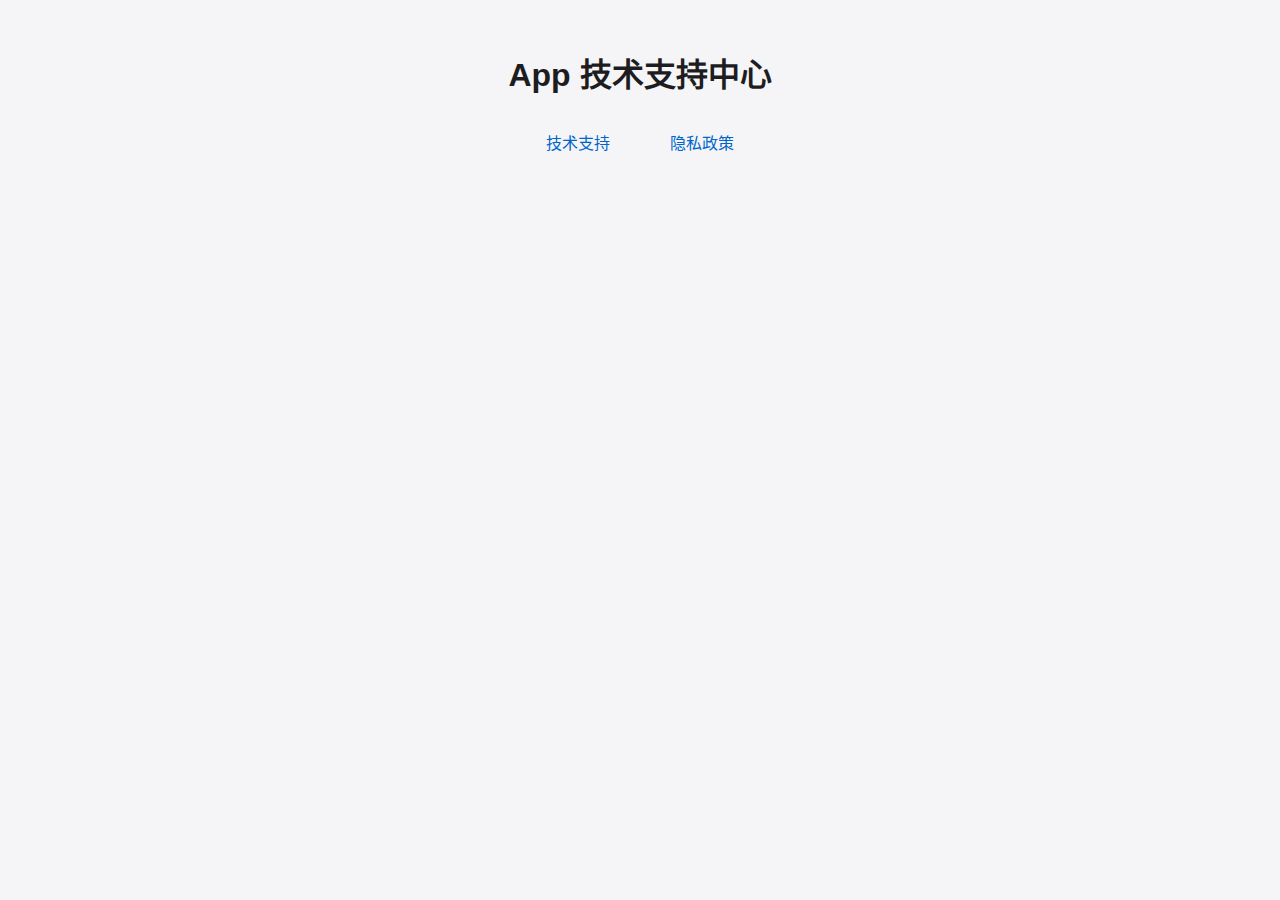
<file: index.html>
<!DOCTYPE html>
<html lang="zh-CN">
<head>
    <meta charset="UTF-8">
    <meta name="viewport" content="width=device-width, initial-scale=1.0">
    <title>App 技术支持与隐私政策</title>
    <link rel="stylesheet" href="style.css">
</head>
<body>
    <div class="container">
        <h1>App 技术支持中心</h1>
        <nav>
            <ul>
                <li><a href="support.html">技术支持</a></li>
                <li><a href="privacy.html">隐私政策</a></li>
            </ul>
        </nav>
    </div>
</body>
</html>
</file>
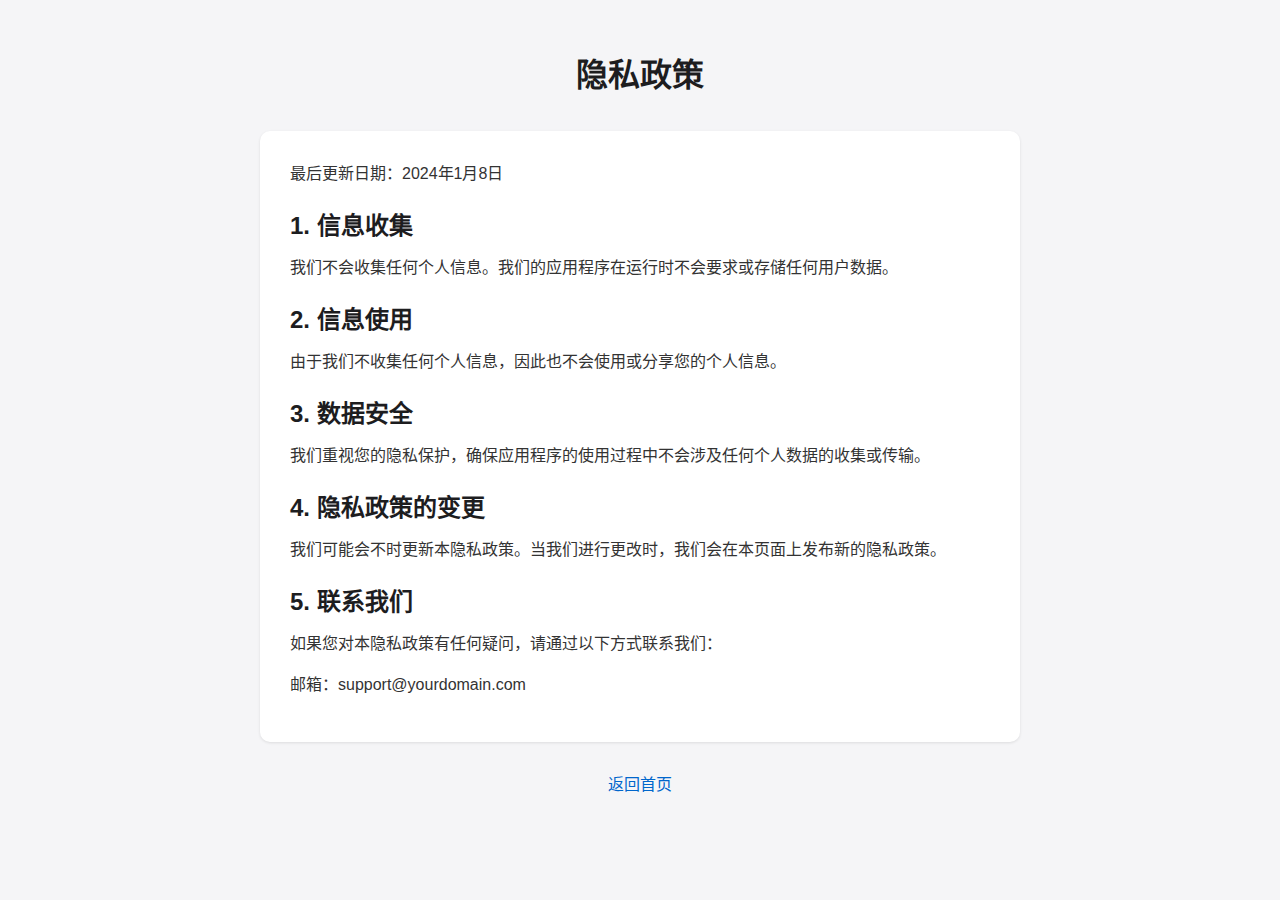
<file: privacy.html>
<!DOCTYPE html>
<html lang="zh-CN">
<head>
    <meta charset="UTF-8">
    <meta name="viewport" content="width=device-width, initial-scale=1.0">
    <title>隐私政策</title>
    <link rel="stylesheet" href="style.css">
</head>
<body>
    <div class="container">
        <h1>隐私政策</h1>
        <div class="content">
            <p>最后更新日期：2024年1月8日</p>
            
            <h2>1. 信息收集</h2>
            <p>我们不会收集任何个人信息。我们的应用程序在运行时不会要求或存储任何用户数据。</p>

            <h2>2. 信息使用</h2>
            <p>由于我们不收集任何个人信息，因此也不会使用或分享您的个人信息。</p>

            <h2>3. 数据安全</h2>
            <p>我们重视您的隐私保护，确保应用程序的使用过程中不会涉及任何个人数据的收集或传输。</p>

            <h2>4. 隐私政策的变更</h2>
            <p>我们可能会不时更新本隐私政策。当我们进行更改时，我们会在本页面上发布新的隐私政策。</p>

            <h2>5. 联系我们</h2>
            <p>如果您对本隐私政策有任何疑问，请通过以下方式联系我们：</p>
            <p>邮箱：support@yourdomain.com</p>
        </div>
        <footer>
            <a href="index.html">返回首页</a>
        </footer>
    </div>
</body>
</html>
</file>
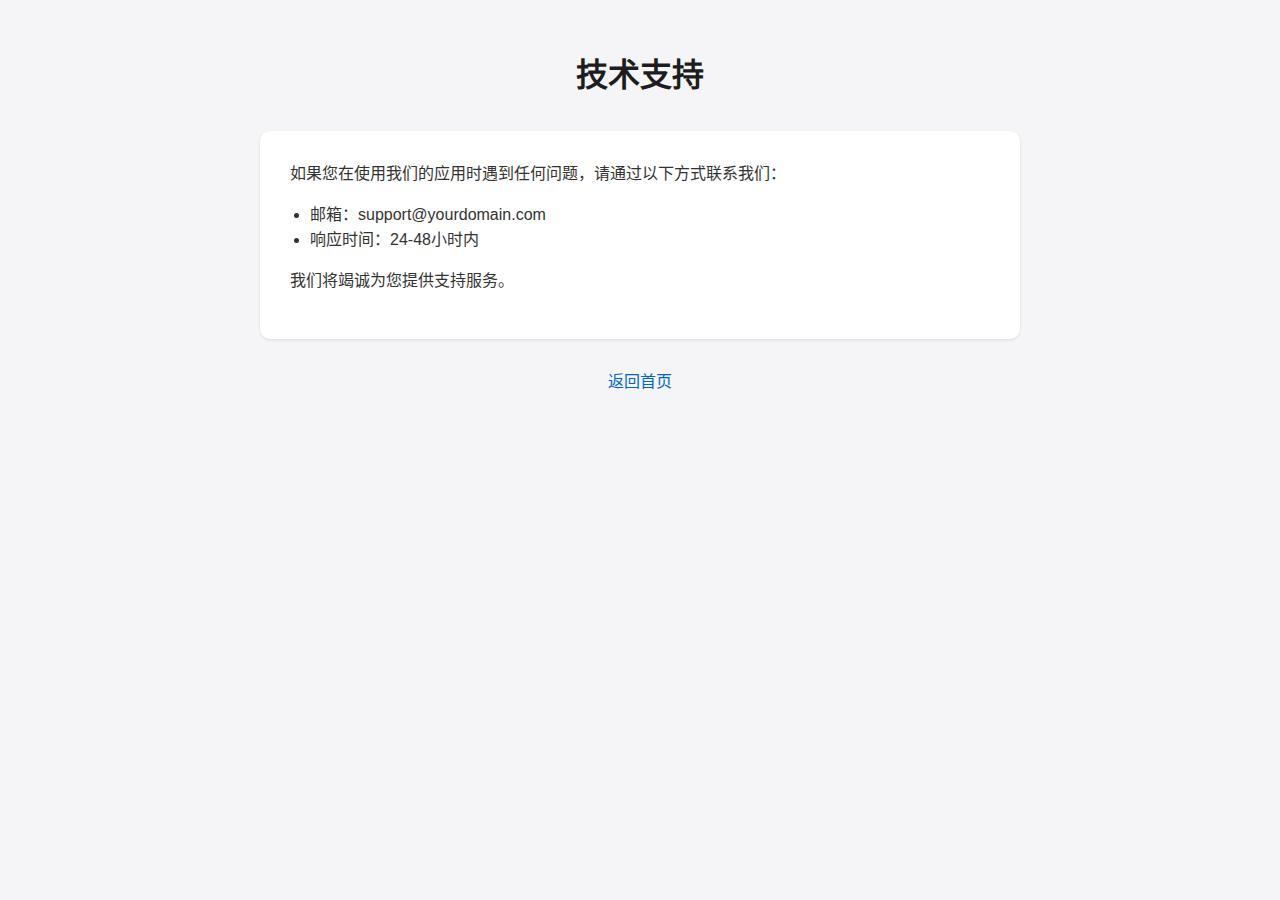
<file: support.html>
<!DOCTYPE html>
<html lang="zh-CN">
<head>
    <meta charset="UTF-8">
    <meta name="viewport" content="width=device-width, initial-scale=1.0">
    <title>技术支持</title>
    <link rel="stylesheet" href="style.css">
</head>
<body>
    <div class="container">
        <h1>技术支持</h1>
        <div class="content">
            <p>如果您在使用我们的应用时遇到任何问题，请通过以下方式联系我们：</p>
            <ul>
                <li>邮箱：support@yourdomain.com</li>
                <li>响应时间：24-48小时内</li>
            </ul>
            <p>我们将竭诚为您提供支持服务。</p>
        </div>
        <footer>
            <a href="index.html">返回首页</a>
        </footer>
    </div>
</body>
</html>
</file>
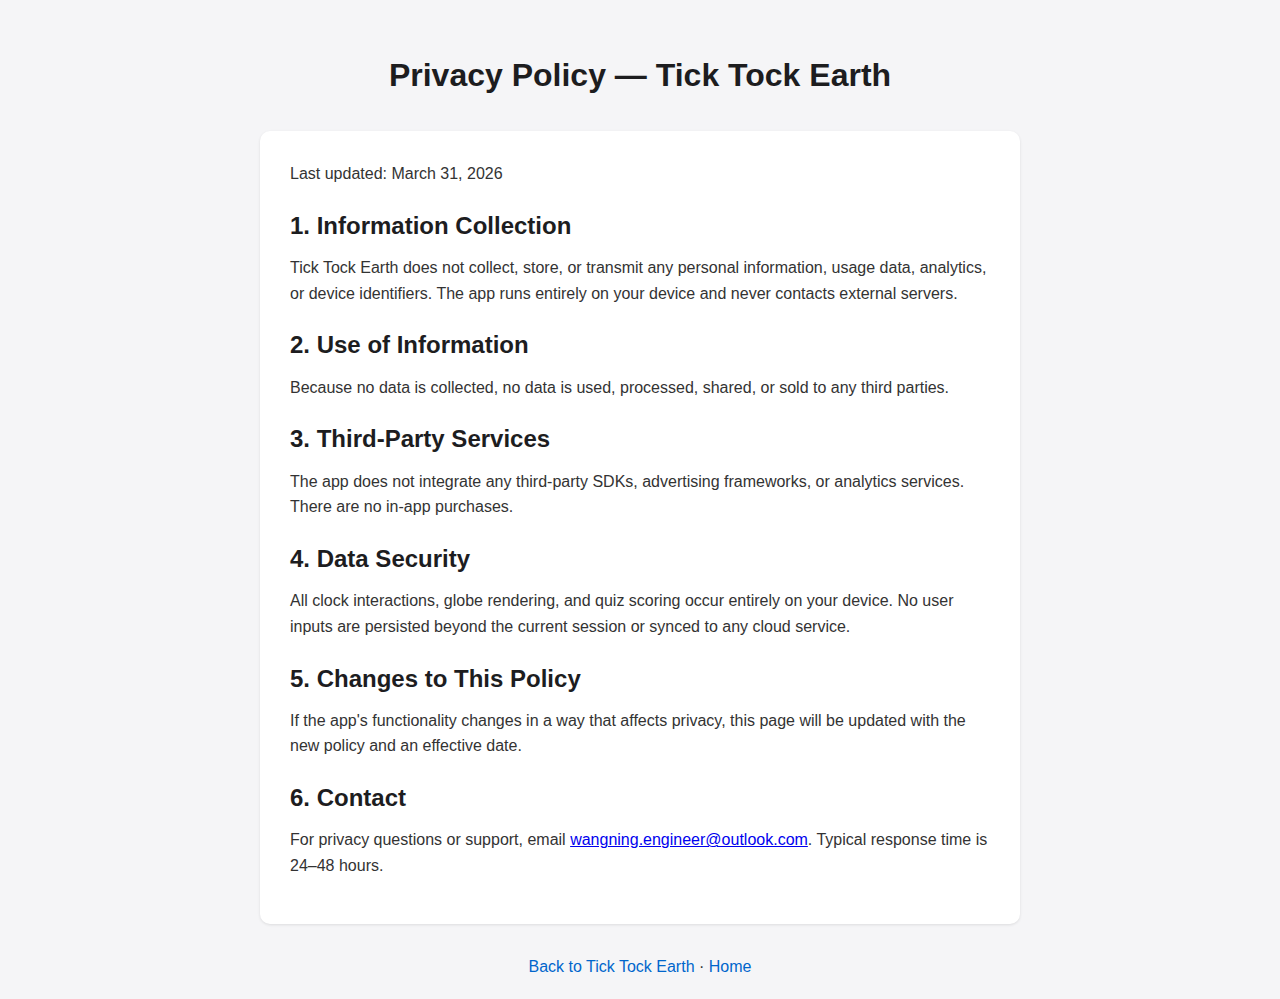
<file: tick-tock-earth-privacy.html>
<!DOCTYPE html>
<html lang="en">
<head>
    <meta charset="UTF-8">
    <meta name="viewport" content="width=device-width, initial-scale=1.0">
    <title>Privacy Policy — Tick Tock Earth</title>
    <meta name="description" content="Privacy policy for Tick Tock Earth iOS app." />
    <link rel="canonical" href="https://30329277.github.io/tick-tock-earth-privacy.html" />
    <link rel="stylesheet" href="style.css">
</head>
<body>
    <div class="container">
        <h1>Privacy Policy — Tick Tock Earth</h1>
        <div class="content">
            <p>Last updated: March 31, 2026</p>

            <h2>1. Information Collection</h2>
            <p>Tick Tock Earth does not collect, store, or transmit any personal information, usage data, analytics, or device identifiers. The app runs entirely on your device and never contacts external servers.</p>

            <h2>2. Use of Information</h2>
            <p>Because no data is collected, no data is used, processed, shared, or sold to any third parties.</p>

            <h2>3. Third-Party Services</h2>
            <p>The app does not integrate any third-party SDKs, advertising frameworks, or analytics services. There are no in-app purchases.</p>

            <h2>4. Data Security</h2>
            <p>All clock interactions, globe rendering, and quiz scoring occur entirely on your device. No user inputs are persisted beyond the current session or synced to any cloud service.</p>

            <h2>5. Changes to This Policy</h2>
            <p>If the app's functionality changes in a way that affects privacy, this page will be updated with the new policy and an effective date.</p>

            <h2>6. Contact</h2>
            <p>For privacy questions or support, email <a href="mailto:wangning.engineer@outlook.com">wangning.engineer@outlook.com</a>. Typical response time is 24–48 hours.</p>
        </div>
        <footer>
            <a href="tick-tock-earth-support.html">Back to Tick Tock Earth</a> ·
            <a href="index.html">Home</a>
        </footer>
    </div>
</body>
</html>
</file>
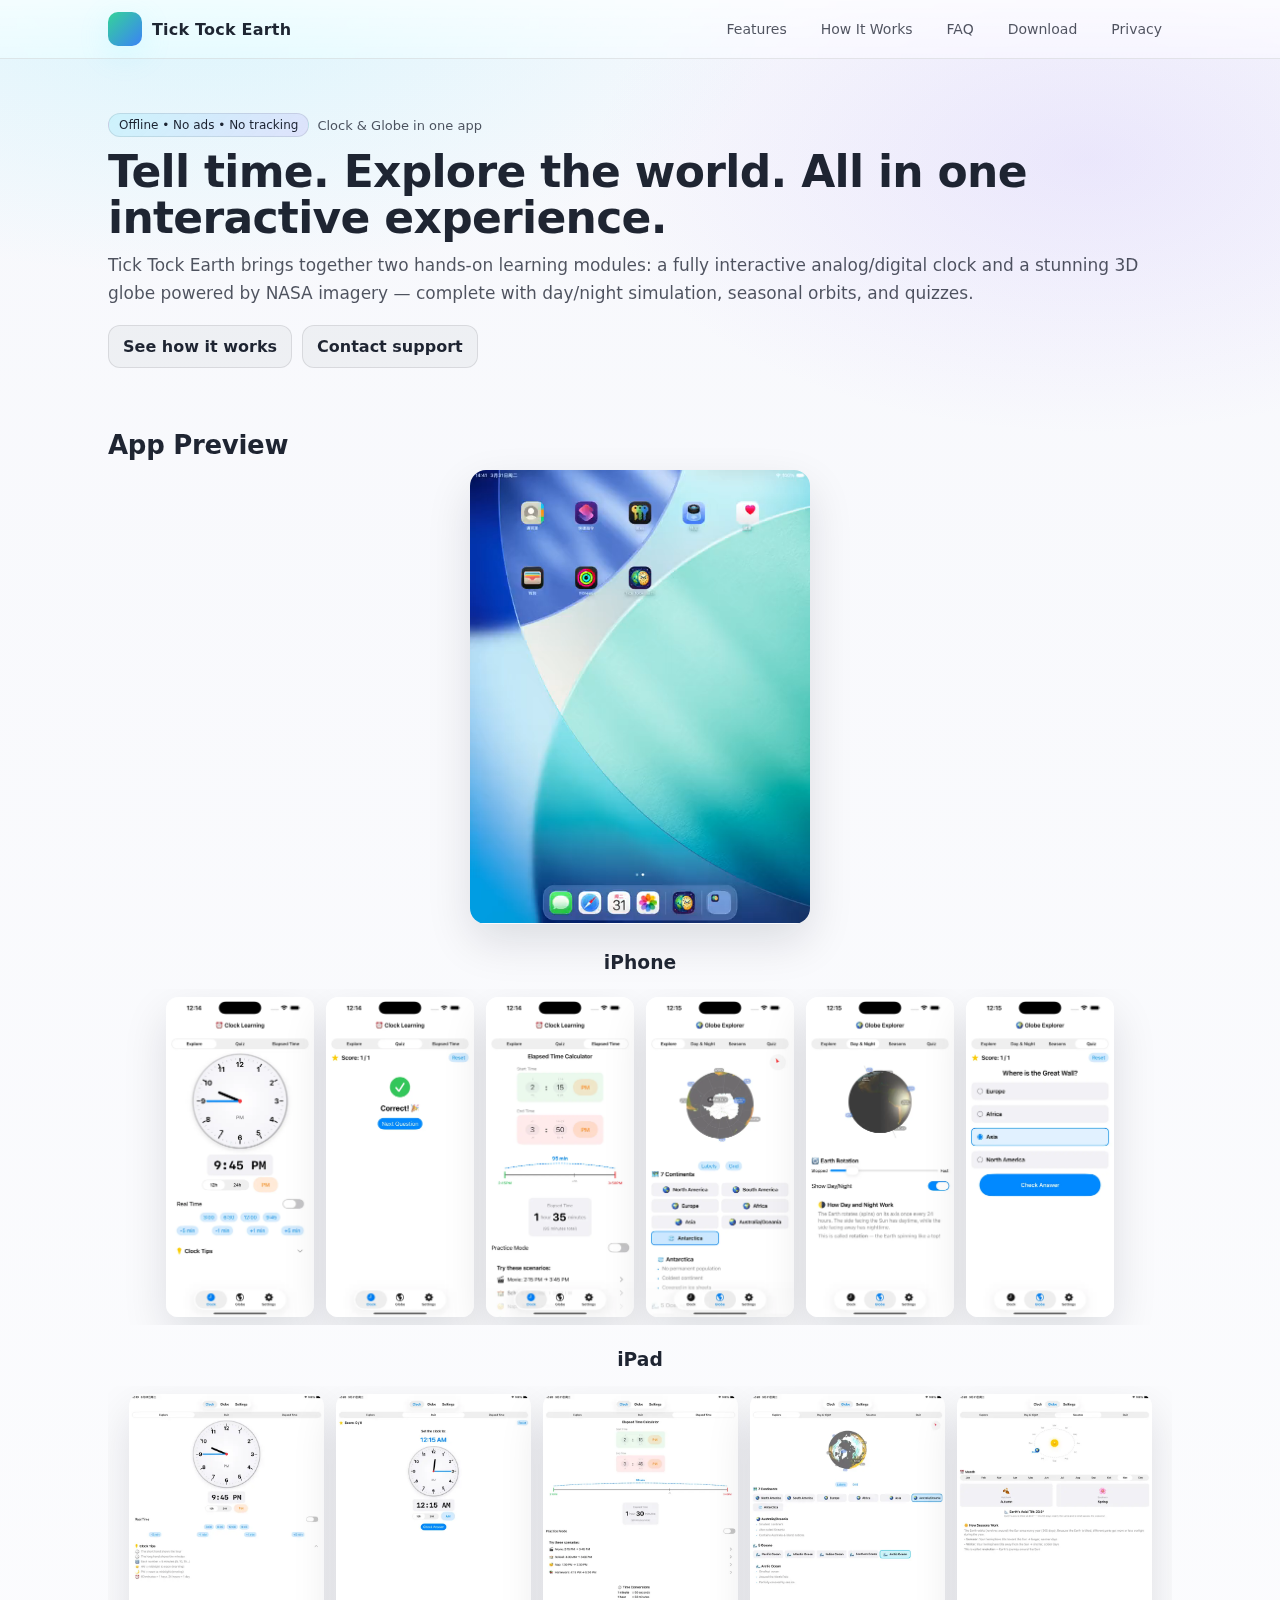
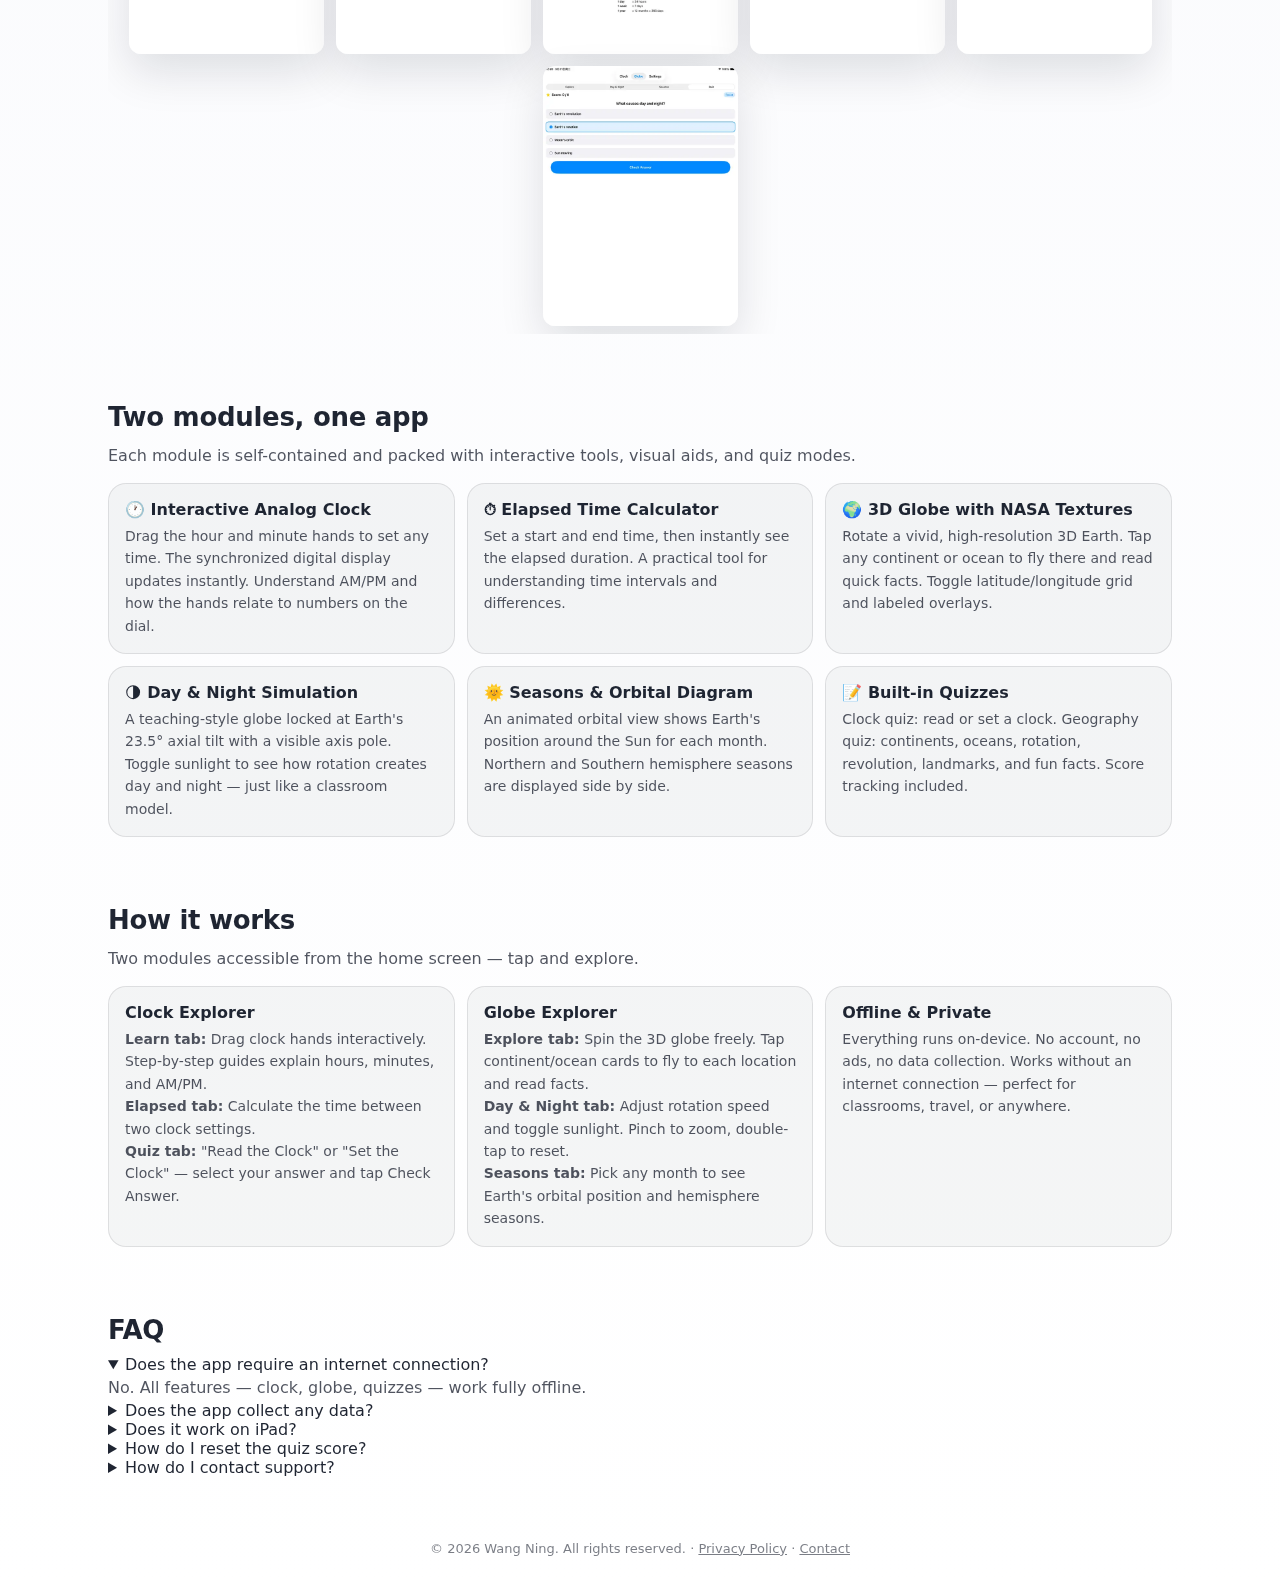
<file: tick-tock-earth-support.html>
<!doctype html>
<html lang="en">
    <head>
        <meta charset="utf-8" />
        <meta name="viewport" content="width=device-width, initial-scale=1" />

        <title>Tick Tock Earth — Interactive Clock &amp; 3D Globe Explorer (iOS)</title>
        <meta
            name="description"
            content="Tick Tock Earth combines interactive clock reading with a 3D globe explorer — featuring day/night cycles, seasons, and quizzes. Built for iPhone and iPad."
        />
        <link rel="canonical" href="https://30329277.github.io/tick-tock-earth-support.html" />

        <meta name="theme-color" content="#0b1221" />
        <link rel="apple-touch-icon" href="tte-apple-touch-icon.png" />
        <link rel="icon" href="tte-favicon-120.png" type="image/png" sizes="120x120" />
        <link rel="icon" href="tte-favicon-58.png" type="image/png" sizes="58x58" />
        <link rel="icon" href="tte-favicon-40.png" type="image/png" sizes="40x40" />

        <meta property="og:type" content="website" />
        <meta property="og:title" content="Tick Tock Earth" />
        <meta
            property="og:description"
            content="Interactive clock reading and 3D globe exploration — day/night, seasons, geography quizzes. Built for iPhone and iPad."
        />
        <meta property="og:url" content="https://30329277.github.io/tick-tock-earth-support.html" />
        <meta name="twitter:card" content="summary_large_image" />

        <link rel="stylesheet" href="landing.css" />

        <script type="application/ld+json">
            {
                "@context": "https://schema.org",
                "@type": "SoftwareApplication",
                "name": "Tick Tock Earth",
                "operatingSystem": "iOS",
                "applicationCategory": "EducationApplication",
                "url": "https://30329277.github.io/tick-tock-earth-support.html",
                "offers": {
                    "@type": "Offer",
                    "price": "0",
                    "priceCurrency": "USD"
                }
            }
        </script>
    </head>

    <body>
        <a class="skip" href="#main">Skip to content</a>

        <header class="topbar">
            <div class="container">
                <div class="row">
                    <a class="brand" href="tick-tock-earth-support.html" aria-label="Tick Tock Earth">
                        <span class="logo" aria-hidden="true" style="background:linear-gradient(135deg, #34d399, #3b82f6)"></span>
                        <b>Tick Tock Earth</b>
                    </a>
                    <nav class="nav" aria-label="Primary">
                        <a href="#features">Features</a>
                        <a href="#how-it-works">How It Works</a>
                        <a href="#faq">FAQ</a>
                        <a href="#download">Download</a>
                        <a href="tick-tock-earth-privacy.html">Privacy</a>
                    </nav>
                </div>
            </div>
        </header>

        <main id="main" class="container">
            <section class="hero">
                <div class="heroGrid" style="grid-template-columns:1fr">
                    <div>
                        <div class="kicker">
                            <span class="badge">Offline • No ads • No tracking</span>
                            <span>Clock &amp; Globe in one app</span>
                        </div>
                        <h1>Tell time. Explore the world. All in one interactive experience.</h1>
                        <p class="lead">
                            Tick Tock Earth brings together two hands-on learning modules: a fully interactive analog/digital clock and a
                            stunning 3D globe powered by NASA imagery — complete with day/night simulation, seasonal orbits, and quizzes.
                        </p>
                        <div class="ctaRow" id="download">
                            <a class="btn btnGhost" href="#how-it-works">See how it works</a>
                            <a class="btn btnGhost" href="mailto:wangning.engineer@outlook.com">Contact support</a>
                        </div>
                    </div>
                </div>
            </section>

            <section class="section">
                <h2>App Preview</h2>
                <div style="text-align:center; margin-bottom:24px">
                    <video autoplay muted loop playsinline style="max-width:340px; width:100%; border-radius:16px; box-shadow:var(--shadow)">
                        <source src="assets/tte/demo.mp4" type="video/mp4">
                    </video>
                </div>

                <h3 style="text-align:center; margin-bottom:16px">iPhone</h3>
                <div style="display:flex; gap:12px; overflow-x:auto; padding:8px 0; justify-content:center; flex-wrap:wrap">
                    <img src="assets/tte/iphone-1.webp" alt="Clock Explorer" loading="lazy" style="height:320px; border-radius:12px; box-shadow:var(--shadow)" />
                    <img src="assets/tte/iphone-2.webp" alt="Clock Quiz" loading="lazy" style="height:320px; border-radius:12px; box-shadow:var(--shadow)" />
                    <img src="assets/tte/iphone-3.webp" alt="Globe Explore" loading="lazy" style="height:320px; border-radius:12px; box-shadow:var(--shadow)" />
                    <img src="assets/tte/iphone-4.webp" alt="Globe Day Night" loading="lazy" style="height:320px; border-radius:12px; box-shadow:var(--shadow)" />
                    <img src="assets/tte/iphone-5.webp" alt="Globe Seasons" loading="lazy" style="height:320px; border-radius:12px; box-shadow:var(--shadow)" />
                    <img src="assets/tte/iphone-6.webp" alt="Globe Quiz" loading="lazy" style="height:320px; border-radius:12px; box-shadow:var(--shadow)" />
                </div>

                <h3 style="text-align:center; margin:24px 0 16px">iPad</h3>
                <div style="display:flex; gap:12px; overflow-x:auto; padding:8px 0; justify-content:center; flex-wrap:wrap">
                    <img src="assets/tte/ipad-1.webp" alt="Clock Explorer iPad" loading="lazy" style="height:260px; border-radius:12px; box-shadow:var(--shadow)" />
                    <img src="assets/tte/ipad-2.webp" alt="Clock Quiz iPad" loading="lazy" style="height:260px; border-radius:12px; box-shadow:var(--shadow)" />
                    <img src="assets/tte/ipad-3.webp" alt="Globe Explore iPad" loading="lazy" style="height:260px; border-radius:12px; box-shadow:var(--shadow)" />
                    <img src="assets/tte/ipad-4.webp" alt="Globe Day Night iPad" loading="lazy" style="height:260px; border-radius:12px; box-shadow:var(--shadow)" />
                    <img src="assets/tte/ipad-5.webp" alt="Globe Seasons iPad" loading="lazy" style="height:260px; border-radius:12px; box-shadow:var(--shadow)" />
                    <img src="assets/tte/ipad-6.webp" alt="Globe Quiz iPad" loading="lazy" style="height:260px; border-radius:12px; box-shadow:var(--shadow)" />
                </div>
            </section>

            <section id="features" class="section">
                <h2>Two modules, one app</h2>
                <p>
                    Each module is self-contained and packed with interactive tools, visual aids, and quiz modes.
                </p>

                <div class="grid3" role="list">
                    <div class="card" role="listitem">
                        <h3>🕐 Interactive Analog Clock</h3>
                        <p>
                            Drag the hour and minute hands to set any time. The synchronized digital display updates instantly.
                            Understand AM/PM and how the hands relate to numbers on the dial.
                        </p>
                    </div>
                    <div class="card" role="listitem">
                        <h3>⏱ Elapsed Time Calculator</h3>
                        <p>
                            Set a start and end time, then instantly see the elapsed duration. A practical tool for understanding
                            time intervals and differences.
                        </p>
                    </div>
                    <div class="card" role="listitem">
                        <h3>🌍 3D Globe with NASA Textures</h3>
                        <p>
                            Rotate a vivid, high-resolution 3D Earth. Tap any continent or ocean to fly there and read quick facts.
                            Toggle latitude/longitude grid and labeled overlays.
                        </p>
                    </div>
                    <div class="card" role="listitem">
                        <h3>🌗 Day &amp; Night Simulation</h3>
                        <p>
                            A teaching-style globe locked at Earth's 23.5° axial tilt with a visible axis pole. Toggle sunlight
                            to see how rotation creates day and night — just like a classroom model.
                        </p>
                    </div>
                    <div class="card" role="listitem">
                        <h3>🌞 Seasons &amp; Orbital Diagram</h3>
                        <p>
                            An animated orbital view shows Earth's position around the Sun for each month. Northern and Southern
                            hemisphere seasons are displayed side by side.
                        </p>
                    </div>
                    <div class="card" role="listitem">
                        <h3>📝 Built-in Quizzes</h3>
                        <p>
                            Clock quiz: read or set a clock. Geography quiz: continents, oceans, rotation, revolution, landmarks,
                            and fun facts. Score tracking included.
                        </p>
                    </div>
                </div>
            </section>

            <section id="how-it-works" class="section">
                <h2>How it works</h2>
                <p>Two modules accessible from the home screen — tap and explore.</p>

                <div class="grid3" role="list">
                    <div class="card" role="listitem">
                        <h3>Clock Explorer</h3>
                        <p>
                            <b>Learn tab:</b> Drag clock hands interactively. Step-by-step guides explain hours, minutes, and AM/PM.<br />
                            <b>Elapsed tab:</b> Calculate the time between two clock settings.<br />
                            <b>Quiz tab:</b> "Read the Clock" or "Set the Clock" — select your answer and tap Check Answer.
                        </p>
                    </div>
                    <div class="card" role="listitem">
                        <h3>Globe Explorer</h3>
                        <p>
                            <b>Explore tab:</b> Spin the 3D globe freely. Tap continent/ocean cards to fly to each location and read facts.<br />
                            <b>Day &amp; Night tab:</b> Adjust rotation speed and toggle sunlight. Pinch to zoom, double-tap to reset.<br />
                            <b>Seasons tab:</b> Pick any month to see Earth's orbital position and hemisphere seasons.
                        </p>
                    </div>
                    <div class="card" role="listitem">
                        <h3>Offline &amp; Private</h3>
                        <p>
                            Everything runs on-device. No account, no ads, no data collection.
                            Works without an internet connection — perfect for classrooms,
                            travel, or anywhere.
                        </p>
                    </div>
                </div>
            </section>

            <section id="faq" class="section">
                <h2>FAQ</h2>

                <details class="faqItem" open>
                    <summary>Does the app require an internet connection?</summary>
                    <p>No. All features — clock, globe, quizzes — work fully offline.</p>
                </details>

                <details class="faqItem">
                    <summary>Does the app collect any data?</summary>
                    <p>No. Zero data collection. See our <a href="tick-tock-earth-privacy.html">Privacy Policy</a>.</p>
                </details>

                <details class="faqItem">
                    <summary>Does it work on iPad?</summary>
                    <p>Yes. Tick Tock Earth is a universal app optimized for both iPhone and iPad.</p>
                </details>

                <details class="faqItem">
                    <summary>How do I reset the quiz score?</summary>
                    <p>Tap the "Reset" button next to the score display at the top of any quiz tab.</p>
                </details>

                <details class="faqItem">
                    <summary>How do I contact support?</summary>
                    <p>Email <a href="mailto:wangning.engineer@outlook.com">wangning.engineer@outlook.com</a>. Typical response time is 24–48 hours.</p>
                </details>
            </section>
        </main>

        <footer style="text-align:center; padding:30px 0; color:var(--muted2); font-size:13px">
            © 2026 Wang Ning. All rights reserved. ·
            <a href="tick-tock-earth-privacy.html">Privacy Policy</a> ·
            <a href="mailto:wangning.engineer@outlook.com">Contact</a>
        </footer>
    </body>
</html>
</file>
<file: style.css>
* {
    margin: 0;
    padding: 0;
    box-sizing: border-box;
}

body {
    font-family: -apple-system, BlinkMacSystemFont, "Segoe UI", Roboto, Helvetica, Arial, sans-serif;
    line-height: 1.6;
    color: #333;
    background-color: #f5f5f7;
}

.container {
    max-width: 800px;
    margin: 0 auto;
    padding: 20px;
}

h1 {
    text-align: center;
    margin: 30px 0;
    color: #1d1d1f;
}

h2 {
    margin: 20px 0 10px;
    color: #1d1d1f;
}

nav ul {
    list-style: none;
    display: flex;
    justify-content: center;
    gap: 20px;
    margin: 20px 0;
}

nav a {
    text-decoration: none;
    color: #0066cc;
    padding: 10px 20px;
    border-radius: 5px;
    transition: background-color 0.3s;
}

nav a:hover {
    background-color: #e8e8ed;
}

.content {
    background: white;
    padding: 30px;
    border-radius: 10px;
    box-shadow: 0 1px 3px rgba(0,0,0,0.1);
}

.content p, .content ul {
    margin-bottom: 15px;
}

.content ul {
    padding-left: 20px;
}

footer {
    text-align: center;
    margin-top: 30px;
}

footer a {
    color: #0066cc;
    text-decoration: none;
}

footer a:hover {
    text-decoration: underline;
}
</file>
<file: landing.css>
:root{
  --bg0:#070a12;
  --bg1:#0b1221;
  --card:rgba(255,255,255,.06);
  --card2:rgba(255,255,255,.08);
  --border:rgba(255,255,255,.12);
  --text:rgba(255,255,255,.92);
  --muted:rgba(255,255,255,.70);
  --muted2:rgba(255,255,255,.55);
  --shadow:0 20px 60px rgba(0,0,0,.40);
  --brand:#6ee7ff;
  --brand2:#a78bfa;
  --ok:#34d399;
  --warn:#fbbf24;
  --maxw:1100px;
  --r:18px;
}

@media (prefers-color-scheme: light){
  :root{
    --bg0:#f7f8fc;
    --bg1:#ffffff;
    --card:rgba(12,18,33,.04);
    --card2:rgba(12,18,33,.06);
    --border:rgba(12,18,33,.10);
    --text:rgba(12,18,33,.92);
    --muted:rgba(12,18,33,.72);
    --muted2:rgba(12,18,33,.55);
    --shadow:0 18px 45px rgba(10,18,30,.12);
    --brand:#0066ff;
    --brand2:#7c3aed;
  }
}

*{box-sizing:border-box}
html{scroll-behavior:smooth}
body{
  margin:0;
  font-family: ui-sans-serif, system-ui, -apple-system, Segoe UI, Roboto, Helvetica, Arial, "Apple Color Emoji", "Segoe UI Emoji";
  color:var(--text);
  background:
    radial-gradient(1100px 500px at 15% 0%, rgba(110,231,255,.20), transparent 55%),
    radial-gradient(900px 500px at 85% 5%, rgba(167,139,250,.16), transparent 55%),
    linear-gradient(180deg, var(--bg0), var(--bg1));
}

a{color:inherit}

.skip{
  position:absolute;
  top:-40px;
  left:12px;
  background:var(--bg1);
  border:1px solid var(--border);
  padding:8px 10px;
  border-radius:10px;
  z-index:999;
}
.skip:focus{top:12px; outline:none; box-shadow:0 0 0 4px rgba(110,231,255,.25)}

.container{max-width:var(--maxw); margin:0 auto; padding:0 18px}

.topbar{
  position:sticky;
  top:0;
  backdrop-filter:saturate(180%) blur(12px);
  background:linear-gradient(180deg, rgba(0,0,0,.30), rgba(0,0,0,.10));
  border-bottom:1px solid var(--border);
  z-index:50;
}
@media (prefers-color-scheme: light){
  .topbar{background:linear-gradient(180deg, rgba(255,255,255,.70), rgba(255,255,255,.45));}
}

.topbar .row{display:flex; align-items:center; gap:12px; padding:12px 0}
.brand{
  display:flex; align-items:center; gap:10px;
  text-decoration:none;
}
.logo{
  width:34px; height:34px; border-radius:10px;
  background:linear-gradient(135deg, rgba(110,231,255,.9), rgba(167,139,250,.9));
  box-shadow:0 8px 30px rgba(110,231,255,.18);
}
.brand b{letter-spacing:.2px}
.nav{margin-left:auto; display:flex; gap:14px; flex-wrap:wrap}
.nav a{
  text-decoration:none;
  color:var(--muted);
  font-size:14px;
  padding:6px 10px;
  border-radius:999px;
}
.nav a:hover{background:var(--card); color:var(--text)}

.hero{padding:54px 0 28px}
.heroGrid{display:grid; grid-template-columns: 1.1fr .9fr; gap:22px; align-items:center}
@media (max-width: 900px){.heroGrid{grid-template-columns:1fr;}}

.kicker{display:inline-flex; gap:8px; align-items:center; color:var(--muted); font-size:13px}
.badge{
  font-size:12px;
  color:var(--text);
  padding:4px 10px;
  border-radius:999px;
  background:linear-gradient(135deg, rgba(110,231,255,.22), rgba(167,139,250,.18));
  border:1px solid var(--border);
}

h1{font-size:44px; line-height:1.05; margin:12px 0 10px; letter-spacing:-.7px}
@media (max-width: 900px){h1{font-size:36px}}
.lead{color:var(--muted); font-size:17px; line-height:1.65; margin:0 0 18px}

.ctaRow{display:flex; gap:10px; flex-wrap:wrap; align-items:center}
.btn{
  display:inline-flex; align-items:center; justify-content:center;
  gap:10px;
  padding:11px 14px;
  border-radius:12px;
  border:1px solid var(--border);
  text-decoration:none;
  font-weight:650;
  box-shadow: none;
}
.btnPrimary{
  background:linear-gradient(135deg, rgba(110,231,255,.90), rgba(167,139,250,.85));
  color:rgba(10,18,30,.92);
  border-color:transparent;
}
.btnPrimary:hover{filter:saturate(1.05) brightness(1.02)}
.btnGhost{background:var(--card)}
.btnGhost:hover{background:var(--card2)}

.heroCard{
  background:linear-gradient(180deg, var(--card), transparent);
  border:1px solid var(--border);
  border-radius:var(--r);
  box-shadow:var(--shadow);
  overflow:hidden;
}
.heroCardInner{padding:14px}
.heroMedia{
  display:block;
  width:100%;
  aspect-ratio: 16/10;
  object-fit: cover;
  border-radius:14px;
  background:
    radial-gradient(400px 250px at 25% 30%, rgba(110,231,255,.28), transparent 60%),
    radial-gradient(320px 220px at 75% 35%, rgba(167,139,250,.22), transparent 60%),
    linear-gradient(180deg, rgba(255,255,255,.08), rgba(255,255,255,.02));
  border:1px solid var(--border);
}
.heroNote{color:var(--muted2); font-size:13px; margin:10px 0 0; line-height:1.5}

.section{padding:34px 0}
.section h2{font-size:26px; margin:0 0 10px; letter-spacing:-.3px}
.section p{color:var(--muted); line-height:1.7; margin:0}

.grid3{display:grid; grid-template-columns: repeat(3, 1fr); gap:12px; margin-top:14px}
@media (max-width: 900px){.grid3{grid-template-columns:1fr;}}

.card{
  background:var(--card);
  border:1px solid var(--border);
  border-radius:var(--r);
  padding:16px;
}
.card h3{margin:0 0 6px; font-size:16px}
.card p{margin:0; color:var(--muted); font-size:14px; line-height:1.6}

.split{display:grid; grid-template-columns: 1fr 1fr; gap:16px; margin-top:14px}
@media (max-width: 900px){.split{grid-template-columns:1fr;}}

.figure{
  width:100%;
  border-radius:16px;
  border:1px solid var(--border);
  background:linear-gradient(180deg, rgba(255,255,255,.07), rgba(255,255,255,.02));
  overflow:hidden;
}
.figure img{width:100%; height:auto; display:block}
.figcap{padding:10px 12px; color:var(--muted2); font-size:13px; line-height:1.5}

.steps{margin-top:12px; display:grid; gap:10px}
.step{
  display:flex; gap:12px; align-items:flex-start;
  padding:14px;
  border-radius:16px;
  border:1px solid var(--border);
  background:var(--card);
}
.stepNum{
  width:30px; height:30px; border-radius:10px;
  display:flex; align-items:center; justify-content:center;
  background:linear-gradient(135deg, rgba(110,231,255,.25), rgba(167,139,250,.18));
  border:1px solid var(--border);
  flex:0 0 auto;
  color:var(--text);
  font-weight:700;
}
.step b{display:block; margin-bottom:3px}
.step div{color:var(--muted); line-height:1.55; font-size:14px}

.faq{margin-top:12px; display:grid; gap:10px}
.faq details{
  border:1px solid var(--border);
  border-radius:16px;
  background:var(--card);
  padding:12px 14px;
}
.faq summary{cursor:pointer; font-weight:650}
.faq p{margin:8px 0 0}

.footer{
  padding:26px 0 40px;
  border-top:1px solid var(--border);
  color:var(--muted2);
}
.footerRow{display:flex; gap:12px; flex-wrap:wrap; align-items:center; justify-content:space-between}
.footer a{color:var(--muted); text-decoration:none}
.footer a:hover{text-decoration:underline}

.small{font-size:13px; color:var(--muted2)}

.kbd{
  font-family: ui-monospace, SFMono-Regular, Menlo, Monaco, Consolas, "Liberation Mono", "Courier New", monospace;
  font-size:12px;
  padding:2px 6px;
  border-radius:8px;
  border:1px solid var(--border);
  background:rgba(255,255,255,.06);
}
</file>
